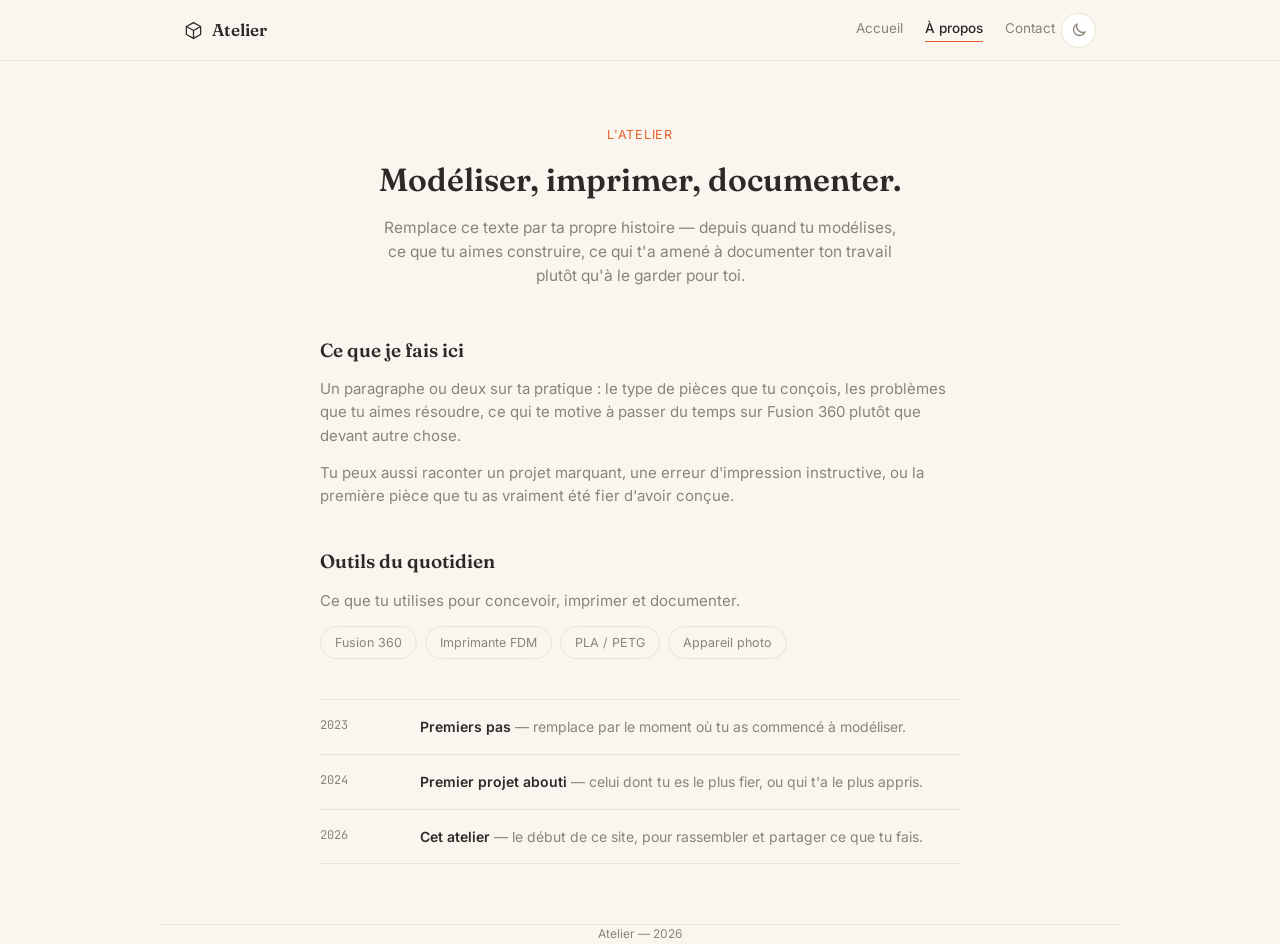
<file: apropos.html>
<!DOCTYPE html>
<html lang="fr">
<head>
<meta charset="UTF-8">
<meta name="viewport" content="width=device-width, initial-scale=1.0">
<meta name="description" content="À propos de l'atelier — modélisation 3D, impression et photo.">
<script>(function(){try{var t=localStorage.getItem('theme')||(matchMedia('(prefers-color-scheme: dark)').matches?'dark':'light');document.documentElement.setAttribute('data-theme',t);}catch(e){}})();</script>
<link rel="icon" href="data:image/svg+xml,%3Csvg xmlns='http://www.w3.org/2000/svg' viewBox='0 0 24 24'%3E%3Cpath fill='none' stroke='%232B2A26' stroke-width='1.8' d='M12 2 L21 7 L21 17 L12 22 L3 17 L3 7 Z M12 22 L12 12 M12 12 L21 7 M12 12 L3 7'/%3E%3C/svg%3E">
<title>À propos — Atelier</title>
<link rel="preconnect" href="https://fonts.googleapis.com">
<link rel="preconnect" href="https://fonts.gstatic.com" crossorigin>
<link href="https://fonts.googleapis.com/css2?family=Fraunces:opsz,wght@9..144,500;9..144,600&family=Inter:wght@400;500;600&family=JetBrains+Mono:wght@400;500&display=swap" rel="stylesheet">
<link rel="stylesheet" href="styles.css?v=3">
<script src="theme.js?v=3" defer></script>
</head>
<body>

<header>
  <div class="wrap nav-row">
    <a href="index.html" class="logo">
      <svg viewBox="0 0 24 24"><path d="M12 2 L21 7 L21 17 L12 22 L3 17 L3 7 Z"/><path d="M12 22 L12 12 M12 12 L21 7 M12 12 L3 7"/></svg>
      <span>Atelier</span>
    </a>
    <div style="display:flex; align-items:center;">
      <div class="nav-links">
        <a href="index.html">Accueil</a>
        <a href="apropos.html" class="active">À propos</a>
        <a href="contact.html">Contact</a>
      </div>
      <button class="icon-btn" id="theme-toggle" title="Changer de thème" aria-label="Changer de thème">
        <svg class="icon" id="theme-icon" viewBox="0 0 24 24"></svg>
      </button>
    </div>
  </div>
</header>

<main>
  <section class="page-hero wrap">
    <p class="eyebrow">L'atelier</p>
    <h1>Modéliser, imprimer, documenter.</h1>
    <p class="lede">Remplace ce texte par ta propre histoire — depuis quand tu modélises, ce que tu aimes construire, ce qui t'a amené à documenter ton travail plutôt qu'à le garder pour toi.</p>
  </section>

  <section class="wrap">
    <div class="about-block">
      <h2>Ce que je fais ici</h2>
      <p>Un paragraphe ou deux sur ta pratique : le type de pièces que tu conçois, les problèmes que tu aimes résoudre, ce qui te motive à passer du temps sur Fusion 360 plutôt que devant autre chose.</p>
      <p>Tu peux aussi raconter un projet marquant, une erreur d'impression instructive, ou la première pièce que tu as vraiment été fier d'avoir conçue.</p>
    </div>

    <div class="about-block">
      <h2>Outils du quotidien</h2>
      <p>Ce que tu utilises pour concevoir, imprimer et documenter.</p>
      <div class="tool-pills">
        <span>Fusion 360</span>
        <span>Imprimante FDM</span>
        <span>PLA / PETG</span>
        <span>Appareil photo</span>
      </div>
    </div>
  </section>

  <div class="timeline">
    <div class="timeline-row">
      <div class="t-date mono">2023</div>
      <div class="t-text"><strong>Premiers pas</strong> — remplace par le moment où tu as commencé à modéliser.</div>
    </div>
    <div class="timeline-row">
      <div class="t-date mono">2024</div>
      <div class="t-text"><strong>Premier projet abouti</strong> — celui dont tu es le plus fier, ou qui t'a le plus appris.</div>
    </div>
    <div class="timeline-row">
      <div class="t-date mono">2026</div>
      <div class="t-text"><strong>Cet atelier</strong> — le début de ce site, pour rassembler et partager ce que tu fais.</div>
    </div>
  </div>

  <footer class="wrap"><p>Atelier — 2026</p></footer>
</main>

</body>
</html>
</file>
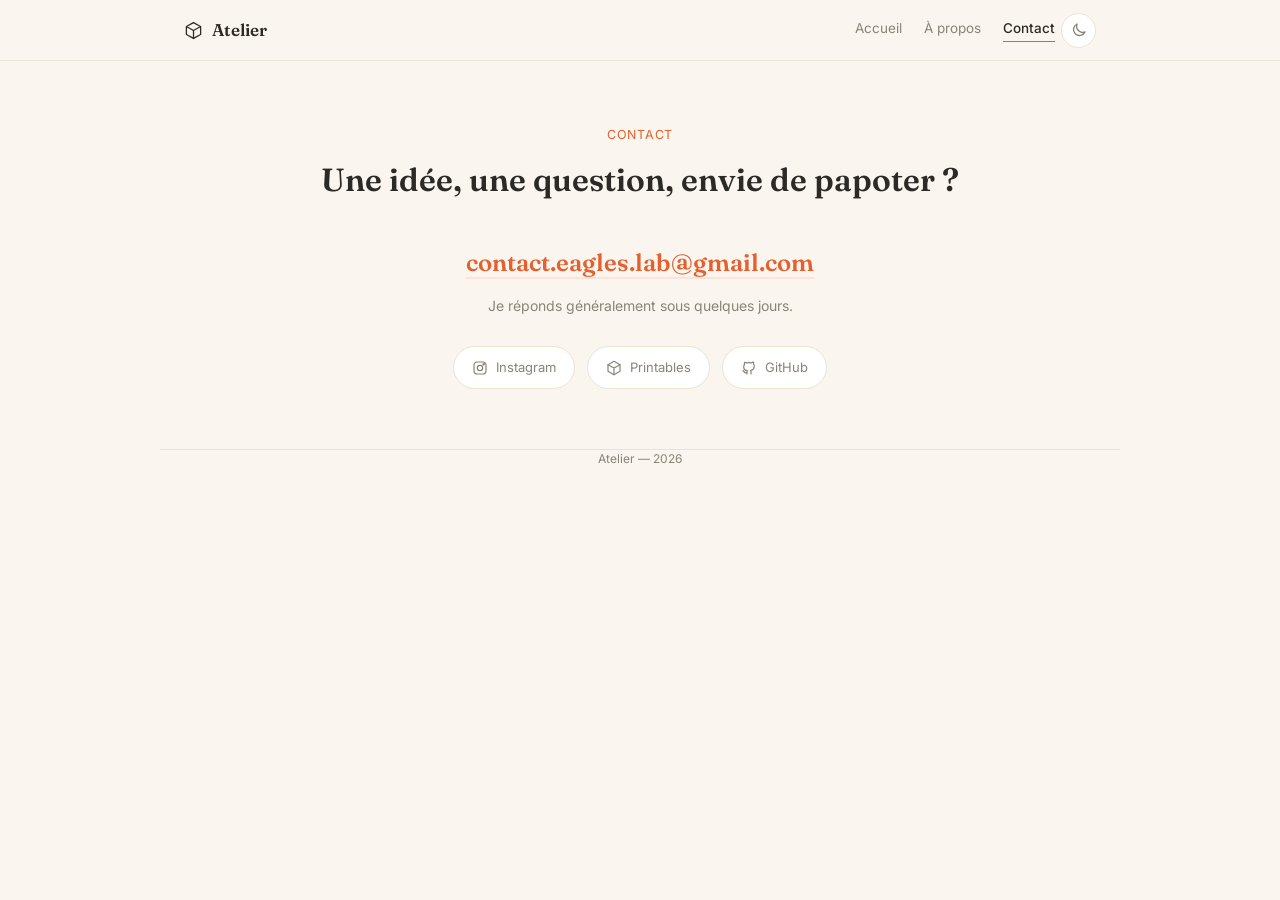
<file: contact.html>
<!DOCTYPE html>
<html lang="fr">
<head>
<meta charset="UTF-8">
<meta name="viewport" content="width=device-width, initial-scale=1.0">
<meta name="description" content="Contacter l'atelier.">
<script>(function(){try{var t=localStorage.getItem('theme')||(matchMedia('(prefers-color-scheme: dark)').matches?'dark':'light');document.documentElement.setAttribute('data-theme',t);}catch(e){}})();</script>
<link rel="icon" href="data:image/svg+xml,%3Csvg xmlns='http://www.w3.org/2000/svg' viewBox='0 0 24 24'%3E%3Cpath fill='none' stroke='%232B2A26' stroke-width='1.8' d='M12 2 L21 7 L21 17 L12 22 L3 17 L3 7 Z M12 22 L12 12 M12 12 L21 7 M12 12 L3 7'/%3E%3C/svg%3E">
<title>Contact — Atelier</title>
<link rel="preconnect" href="https://fonts.googleapis.com">
<link rel="preconnect" href="https://fonts.gstatic.com" crossorigin>
<link href="https://fonts.googleapis.com/css2?family=Fraunces:opsz,wght@9..144,500;9..144,600&family=Inter:wght@400;500;600&family=JetBrains+Mono:wght@400;500&display=swap" rel="stylesheet">
<link rel="stylesheet" href="styles.css?v=3">
<script src="theme.js?v=3" defer></script>
</head>
<body>

<header>
  <div class="wrap nav-row">
    <a href="index.html" class="logo">
      <svg viewBox="0 0 24 24"><path d="M12 2 L21 7 L21 17 L12 22 L3 17 L3 7 Z"/><path d="M12 22 L12 12 M12 12 L21 7 M12 12 L3 7"/></svg>
      <span>Atelier</span>
    </a>
    <div style="display:flex; align-items:center;">
      <div class="nav-links">
        <a href="index.html">Accueil</a>
        <a href="apropos.html">À propos</a>
        <a href="contact.html" class="active">Contact</a>
      </div>
      <button class="icon-btn" id="theme-toggle" title="Changer de thème" aria-label="Changer de thème">
        <svg class="icon" id="theme-icon" viewBox="0 0 24 24"></svg>
      </button>
    </div>
  </div>
</header>

<main>
  <section class="page-hero wrap">
    <p class="eyebrow">Contact</p>
    <h1>Une idée, une question, envie de papoter ?</h1>
  </section>

  <section class="wrap contact-hero">
    <a class="mail" href="mailto:contact.eagles.lab@gmail.com">contact.eagles.lab@gmail.com</a>
    <p>Je réponds généralement sous quelques jours.</p>

    <div class="social-row">
      <a href="#"><svg class="icon" viewBox="0 0 24 24"><rect x="3" y="3" width="18" height="18" rx="5"/><circle cx="12" cy="12" r="4"/><circle cx="17.5" cy="6.5" r="1"/></svg>Instagram</a>
      <a href="#"><svg class="icon" viewBox="0 0 24 24"><path d="M12 2 L21 7 L21 17 L12 22 L3 17 L3 7 Z"/><path d="M12 22 L12 12 M12 12 L21 7 M12 12 L3 7"/></svg>Printables</a>
      <a href="#"><svg class="icon" viewBox="0 0 24 24"><path d="M9 19c-4.3 1.4-4.3-2.5-6-3m12 5v-3.5c0-1 .1-1.4-.5-2 2.8-.3 5.5-1.4 5.5-6a4.6 4.6 0 0 0-1.3-3.2 4.2 4.2 0 0 0-.1-3.2s-1.1-.3-3.5 1.3a12.3 12.3 0 0 0-6.2 0C6.5 3.3 5.4 3.6 5.4 3.6a4.2 4.2 0 0 0-.1 3.2A4.6 4.6 0 0 0 4 10c0 4.6 2.7 5.7 5.5 6-.6.6-.6 1.2-.5 2V21"/></svg>GitHub</a>
    </div>
  </section>

  <footer class="wrap"><p>Atelier — 2026</p></footer>
</main>

</body>
</html>
</file>
<file: styles.css>
:root{
  --paper:#FAF6EF; --card:#FFFFFF; --ink:#2B2A26; --ink-soft:#8A8377;
  --line:#EAE3D4; --accent:#E4602E; --accent-soft:#FBE3D6; --accent-ink:#9A3E17;
  --ink-faint:#B7AFA0; --line-strong:#DCD3BF; --surface-strong:#2B2A26;
  --radius:14px; --maxw:960px; --green:#1B7A3D; --red:#C0392B;
  color-scheme:light;
}
:root[data-theme="dark"]{
  --paper:#1E1C18; --card:#28251F; --ink:#F1ECE1; --ink-soft:#A79E8D;
  --line:#3B362D; --accent:#F0713C; --accent-soft:#3E2A1C; --accent-ink:#FFB899;
  --ink-faint:#726B5B; --line-strong:#4A443A; --surface-strong:#F1ECE1;
  color-scheme:dark;
}
:root[data-theme="dark"] .icon-btn.filled{ color:#1E1C18; }
*{box-sizing:border-box; margin:0; padding:0;}
html{scroll-behavior:smooth;}
body{background:var(--paper); color:var(--ink); font-family:'Inter', sans-serif; line-height:1.55; -webkit-font-smoothing:antialiased;}
a{color:inherit;} ::selection{background:var(--accent); color:#fff;}
.wrap{max-width:var(--maxw); margin:0 auto; padding:0 24px;}
.mono{font-family:'JetBrains Mono', monospace;}
button{font-family:inherit;}
svg.icon{width:18px; height:18px; stroke:currentColor; fill:none; stroke-width:1.8; stroke-linecap:round; stroke-linejoin:round;}

/* ---------- top bar ---------- */
header{position:sticky; top:0; z-index:30; background:color-mix(in srgb, var(--paper) 90%, transparent); backdrop-filter:blur(6px); border-bottom:1px solid var(--line);}
.nav-row{display:flex; align-items:center; justify-content:space-between; gap:16px; height:60px;}
.logo{display:flex; align-items:center; gap:9px; text-decoration:none;}
.logo svg{width:19px; height:19px; stroke:var(--ink); fill:none; stroke-width:1.6;}
.logo span{font-family:'Fraunces', serif; font-weight:600; font-size:17px;}
.nav-links{display:flex; align-items:center; gap:22px; margin-right:6px;}
.nav-links a{font-size:13.5px; color:var(--ink-soft); text-decoration:none; padding-bottom:2px; border-bottom:1.5px solid transparent;}
.nav-links a:hover{color:var(--accent);}
.nav-links a.active{color:var(--ink); border-color:var(--accent); font-weight:500;}
.header-actions{display:flex; align-items:center; gap:8px;}
.icon-btn{width:35px; height:35px; border-radius:50%; border:1px solid var(--line); background:var(--card); display:flex; align-items:center; justify-content:center; cursor:pointer; color:var(--ink-soft); transition:.15s; flex-shrink:0;}
.icon-btn:hover{border-color:var(--accent); color:var(--accent);}
.icon-btn.filled{background:var(--surface-strong); border-color:var(--surface-strong); color:#fff;}
.icon-btn.filled:hover{background:var(--accent); border-color:var(--accent); color:#fff;}
@media (max-width:560px){ .nav-links a{display:none;} }

/* ---------- hero (accueil + pages) ---------- */
.hero{padding:64px 0 40px; text-align:center;}
h1{font-family:'Fraunces', serif; font-weight:600; font-size:clamp(24px,3.6vw,32px); line-height:1.35; max-width:32ch; margin:0 auto 30px; color:var(--ink);}
.page-hero{padding:64px 0 8px; text-align:center;}
.page-hero .eyebrow{font-size:12.5px; letter-spacing:.06em; text-transform:uppercase; color:var(--accent); margin-bottom:14px;}
.page-hero h1{margin-bottom:14px;}
.page-hero p.lede{color:var(--ink-soft); font-size:15.5px; max-width:52ch; margin:0 auto; padding-bottom:40px;}

.search-box{max-width:540px; margin:0 auto;}
.search-field{display:flex; align-items:center; gap:10px; background:var(--card); border:1.5px solid var(--ink); border-radius:999px; padding:6px 8px 6px 20px; box-shadow:0 2px 0 var(--line);}
.search-field svg{stroke:var(--ink-soft); flex-shrink:0;}
.search-field input{flex:1; border:none; background:none; outline:none; font-family:'Inter',sans-serif; font-size:15px; color:var(--ink); padding:13px 0;}
.search-field input::placeholder{color:var(--ink-faint);}
.search-field button.go{font-weight:600; font-size:14px; background:var(--accent); color:#fff; border:none; border-radius:999px; padding:12px 20px; cursor:pointer; transition:.15s; white-space:nowrap;}
.search-field button.go:hover{filter:brightness(1.06);}
.kbd-hint{font-size:11.5px; color:var(--ink-faint); margin-top:12px;}
.kbd-hint kbd{border:1px solid var(--line); border-radius:4px; padding:1px 6px; font-family:'JetBrains Mono',monospace;}
.code-link{font-size:12.5px; color:var(--ink-soft); background:none; border:none; cursor:pointer; margin-top:10px; text-decoration:underline; text-underline-offset:2px;}
.code-link:hover{color:var(--accent);}
.access-banner{max-width:540px; margin:16px auto 0; background:var(--accent-soft); border-radius:10px; padding:10px 16px; font-size:12.5px; color:var(--accent-ink); display:none; align-items:center; justify-content:space-between; gap:10px;}
.access-banner.show{display:flex;}
.access-banner button{background:none; border:none; color:var(--accent-ink); text-decoration:underline; cursor:pointer; font-size:12px;}

.filter-row{display:flex; gap:18px; justify-content:center; flex-wrap:wrap; margin-top:22px;}
.filter-row button{background:none; border:none; font-size:13px; color:var(--ink-soft); cursor:pointer; padding-bottom:2px; border-bottom:1.5px solid transparent;}
.filter-row button:hover, .filter-row button.active{color:var(--ink); border-color:var(--accent);}

section{padding:32px 0;}
.results-head{display:flex; align-items:center; justify-content:space-between; gap:16px; margin-bottom:22px; flex-wrap:wrap;}
.results-head h2{font-family:'Fraunces', serif; font-weight:600; font-size:18px; color:var(--ink-soft);}
.reset-link{font-size:13px; color:var(--accent); text-decoration:none; background:none; border:none; cursor:pointer;}
.status-line, .empty-line{font-size:13.5px; color:var(--ink-soft); text-align:center; padding:24px 0; display:none;}
.status-line.show, .empty-line.show{display:block;}
.status-line .dots::after{content:''; animation:dots 1.2s steps(4,end) infinite;}
@keyframes dots{0%{content:'';} 25%{content:'.';} 50%{content:'..';} 75%{content:'...';} 100%{content:'';}}

/* ---------- cartes projet (public) ---------- */
.grid{display:grid; grid-template-columns:repeat(2, 1fr); gap:18px;}
.card{position:relative; background:var(--card); border:1px solid var(--line); border-radius:var(--radius); overflow:hidden; opacity:0; transform:translateY(8px); animation:cardIn .4s ease forwards; transition:box-shadow .2s, border-color .2s;}
@keyframes cardIn{to{opacity:1; transform:translateY(0);}}
.card:hover{box-shadow:0 6px 18px rgba(43,42,38,0.07); border-color:var(--line-strong);}
.card-visual{aspect-ratio:16/10; background:var(--accent-soft); display:flex; align-items:center; justify-content:center; position:relative;}
.card-visual img{width:100%; height:100%; object-fit:cover;}
.card-visual svg{width:30%; height:30%; stroke:var(--accent-ink); stroke-width:1.3;}
.card-badge{position:absolute; top:10px; left:10px; display:flex; align-items:center; gap:4px; font-size:10.5px; background:rgba(255,255,255,0.92); color:#9A3E17; padding:4px 9px; border-radius:999px;}
.card-badge svg{width:11px; height:11px;}
.card-body{padding:16px 18px 18px;}
.card-body h3{font-family:'Fraunces', serif; font-weight:600; font-size:16px; margin-bottom:4px;}
.card-cat{font-size:11px; color:var(--ink-soft); text-transform:uppercase; letter-spacing:.04em;}
.card p.desc{font-size:13.5px; color:var(--ink-soft); margin:8px 0 12px;}
.card-tags{display:flex; flex-wrap:wrap; gap:6px; margin-bottom:10px;}
.card-tags .tag{font-size:11px; color:var(--ink-soft); border:1px solid var(--line); border-radius:999px; padding:3px 10px; cursor:pointer; background:none;}
.card-tags .tag:hover{border-color:var(--accent); color:var(--accent);}
.card .detail{font-size:11.5px; color:var(--ink-faint);}

/* ---------- page à propos ---------- */
.about-block{max-width:640px; margin:0 auto 40px;}
.about-block h2{font-family:'Fraunces', serif; font-weight:600; font-size:19px; margin-bottom:12px;}
.about-block p{color:var(--ink-soft); font-size:15px; margin-bottom:14px;}
.tool-pills{display:flex; flex-wrap:wrap; gap:8px; margin-top:6px;}
.tool-pills span{font-size:12.5px; border:1px solid var(--line); border-radius:999px; padding:6px 14px; color:var(--ink-soft);}
.timeline{max-width:640px; margin:0 auto 60px; border-top:1px solid var(--line);}
.timeline-row{display:flex; gap:20px; padding:16px 0; border-bottom:1px solid var(--line);}
.timeline-row .t-date{width:80px; flex-shrink:0; font-family:'JetBrains Mono',monospace; font-size:12px; color:var(--ink-soft);}
.timeline-row .t-text{font-size:14px; color:var(--ink-soft);}
.timeline-row .t-text strong{color:var(--ink); font-weight:600;}

/* ---------- page contact ---------- */
.contact-hero{text-align:center; padding:20px 0 60px;}
.contact-hero a.mail{font-family:'Fraunces', serif; font-weight:600; font-size:24px; color:var(--accent); text-decoration:none; border-bottom:2px solid var(--accent-soft);}
.contact-hero p{color:var(--ink-soft); margin:14px 0 30px; font-size:14px;}
.social-row{display:flex; gap:12px; justify-content:center; flex-wrap:wrap;}
.social-row a{display:flex; align-items:center; gap:8px; border:1px solid var(--line); border-radius:999px; padding:10px 18px; font-size:13px; text-decoration:none; color:var(--ink-soft); background:var(--card); transition:.15s;}
.social-row a:hover{border-color:var(--accent); color:var(--accent);}
.social-row svg{width:16px; height:16px;}

#contact p{color:var(--ink-soft); margin-bottom:12px;}
#contact a.mail{font-family:'Fraunces', serif; font-weight:600; font-size:18px; color:var(--accent); text-decoration:none; border-bottom:2px solid var(--accent-soft);}
footer{border-top:1px solid var(--line); padding:22px 0; text-align:center;}
footer p{font-size:12px; color:var(--ink-soft);}

/* ---------- petits modals (connexion / code / confirmation) ---------- */
.overlay{position:fixed; inset:0; background:rgba(43,42,38,0.4); display:none; align-items:flex-start; justify-content:center; padding:56px 16px; z-index:60; overflow-y:auto;}
.overlay.open{display:flex;}
.modal{background:var(--card); border-radius:16px; max-width:420px; width:100%; padding:28px 26px; margin-bottom:40px;}
.modal-head{display:flex; align-items:center; justify-content:space-between; margin-bottom:6px;}
.modal h3{font-family:'Fraunces', serif; font-size:18px;}
.modal .sub{font-size:12.5px; color:var(--ink-soft); margin-bottom:20px;}
.field{margin-bottom:13px;}
.field label{display:block; font-size:12.5px; color:var(--ink-soft); margin-bottom:5px;}
.field input, .field textarea, .field select{width:100%; border:1px solid var(--line); border-radius:8px; padding:10px 12px; font-family:'Inter',sans-serif; font-size:14px; background:var(--paper); outline:none;}
.field input:focus, .field textarea:focus{border-color:var(--accent);}
.field textarea{resize:vertical; min-height:56px;}
.field-row{display:grid; grid-template-columns:1fr 1fr; gap:12px;}
.modal-actions{display:flex; gap:10px; margin-top:18px; flex-wrap:wrap; align-items:center;}
.btn-primary{background:var(--accent); color:#fff; border:none; border-radius:8px; padding:11px 18px; font-size:13.5px; font-weight:600; cursor:pointer;}
.btn-primary:disabled{opacity:.6; cursor:default;}
.btn-ghost{background:none; border:1px solid var(--line); border-radius:8px; padding:11px 18px; font-size:13.5px; cursor:pointer; color:var(--ink);}
.btn-danger{background:none; border:1px solid #E4602E44; color:var(--accent); border-radius:8px; padding:11px 14px; font-size:13.5px; cursor:pointer;}
.form-error{font-size:12.5px; color:var(--red); margin-top:8px; display:none;}
.form-error.show{display:block;}
.close-x{background:none; border:none; cursor:pointer; color:var(--ink-soft); padding:4px;}

/* ---------- PANEL D'ADMINISTRATION ---------- */
#admin-panel{position:fixed; inset:0; background:var(--paper); z-index:100; display:none; flex-direction:column;}
#admin-panel.open{display:flex;}
.admin-topbar{display:flex; align-items:center; justify-content:space-between; padding:16px 28px; border-bottom:1px solid var(--line); background:var(--card); flex-shrink:0;}
.admin-topbar h2{font-family:'Fraunces', serif; font-size:19px;}
.admin-body{flex:1; overflow-y:auto; padding:28px;}
.admin-view{display:none; max-width:1180px; margin:0 auto;}
.admin-view.active{display:block;}

.dash-stats{display:flex; gap:10px; flex-wrap:wrap; margin-bottom:24px;}
.stat{background:var(--card); border:1px solid var(--line); border-radius:10px; padding:14px 20px; text-align:center; min-width:90px;}
.stat .num{font-family:'Fraunces', serif; font-weight:600; font-size:22px;}
.stat .lbl{font-size:11px; color:var(--ink-soft); text-transform:uppercase; letter-spacing:.03em;}

.proj-toolbar{display:flex; align-items:center; justify-content:space-between; gap:12px; margin-bottom:18px; flex-wrap:wrap;}
.proj-toolbar input{border:1px solid var(--line); border-radius:8px; padding:9px 14px; font-size:13.5px; background:var(--card); outline:none; width:240px; max-width:100%;}

.proj-grid{display:grid; grid-template-columns:repeat(auto-fill, minmax(170px,1fr)); gap:16px;}
.proj-card{border:1px solid var(--line); border-radius:12px; overflow:hidden; cursor:pointer; background:var(--card); transition:.15s; text-align:left;}
.proj-card:hover{box-shadow:0 6px 16px rgba(43,42,38,0.08); border-color:var(--line-strong);}
.proj-card.active{outline:2px solid var(--accent); outline-offset:-1px;}
.proj-card .pc-thumb{aspect-ratio:4/3; background:var(--accent-soft); display:flex; align-items:center; justify-content:center; position:relative;}
.proj-card .pc-thumb img{width:100%; height:100%; object-fit:cover;}
.proj-card .pc-thumb svg{width:26%; height:26%; stroke:var(--accent-ink); stroke-width:1.3;}
.proj-card .pc-badge{position:absolute; top:8px; left:8px; font-size:9px; background:rgba(255,255,255,0.92); padding:2px 7px; border-radius:999px; color:#9A3E17;}
.proj-card .pc-info{padding:10px 12px;}
.proj-card .pc-title{font-size:12.5px; font-weight:500; white-space:nowrap; overflow:hidden; text-overflow:ellipsis;}
.proj-card .pc-cat{font-size:10.5px; color:var(--ink-soft); margin-top:2px;}
.proj-card.add-new{display:flex; align-items:center; justify-content:center; flex-direction:column; gap:8px; aspect-ratio:auto; min-height:100%; border-style:dashed; color:var(--ink-soft);}
.proj-card.add-new:hover{color:var(--accent); border-color:var(--accent);}
.proj-card.add-new svg{width:22px; height:22px;}
.proj-card.add-new span{font-size:12px;}
.proj-grid-empty{grid-column:1/-1; text-align:center; color:var(--ink-soft); font-size:13px; padding:30px 0;}

/* slide-over panel d'édition */
#proj-panel-backdrop{position:fixed; inset:0; background:rgba(43,42,38,0.32); z-index:105; display:none;}
#proj-panel-backdrop.open{display:block;}
#proj-panel{position:fixed; top:0; right:0; height:100%; width:440px; max-width:94vw; background:var(--card); box-shadow:-10px 0 30px rgba(0,0,0,0.14); transform:translateX(100%); transition:transform .25s ease; z-index:110; display:flex; flex-direction:column;}
#proj-panel.open{transform:translateX(0);}
.pp-head{display:flex; align-items:center; justify-content:space-between; padding:20px 24px; border-bottom:1px solid var(--line); flex-shrink:0;}
.pp-head h3{font-family:'Fraunces', serif; font-size:17px;}
.pp-body{flex:1; overflow-y:auto; padding:22px 24px;}
.pp-foot{padding:16px 24px; border-top:1px solid var(--line); display:flex; gap:10px; flex-wrap:wrap; flex-shrink:0;}

.visibility-choice{display:flex; gap:10px;}
.vis-opt{flex:1; border:1px solid var(--line); border-radius:8px; padding:10px 12px; cursor:pointer; text-align:center; font-size:13px; color:var(--ink-soft);}
.vis-opt.active{border-color:var(--accent); background:var(--accent-soft); color:var(--accent-ink); font-weight:600;}
.vis-opt input{display:none;}

.dropzone{border:2px dashed var(--line); border-radius:12px; padding:22px; text-align:center; cursor:pointer; color:var(--ink-soft); font-size:12.5px; transition:.15s;}
.dropzone.drag{border-color:var(--accent); background:var(--accent-soft); color:var(--accent);}
.dropzone img{max-width:100%; max-height:180px; border-radius:8px; margin-bottom:8px; display:block; margin-left:auto; margin-right:auto;}
.dropzone .dz-icon{margin-bottom:8px;}
.dropzone .dz-remove{display:inline-block; margin-top:6px; font-size:12px; color:var(--accent); text-decoration:underline;}

.access-form{background:var(--card); border:1px solid var(--line); border-radius:12px; padding:24px; margin-bottom:24px;}
.scope-list{max-height:180px; overflow-y:auto; border:1px solid var(--line); border-radius:8px; padding:10px; margin-top:8px;}
.scope-list label{display:flex; align-items:center; gap:8px; font-size:13px; padding:5px 0; cursor:pointer;}
.codes-table{width:100%; border-collapse:collapse;}
.codes-table th{text-align:left; font-size:11px; text-transform:uppercase; color:var(--ink-soft); padding:8px 10px; border-bottom:1px solid var(--line);}
.codes-table td{padding:10px; border-bottom:1px solid var(--line); font-size:13px;}
.code-pill{font-family:'JetBrains Mono',monospace; background:var(--accent-soft); color:var(--accent-ink); padding:3px 9px; border-radius:6px; font-size:12.5px;}
.codes-table button{background:none; border:1px solid var(--line); border-radius:6px; padding:5px 10px; font-size:12px; cursor:pointer; color:var(--ink-soft);}
.codes-table button:hover{border-color:var(--accent); color:var(--accent);}

#toast-stack{position:fixed; bottom:20px; right:20px; z-index:120; display:flex; flex-direction:column; gap:8px;}
.toast{background:#2B2A26; color:#fff; font-size:13px; padding:11px 16px; border-radius:8px; box-shadow:0 6px 20px rgba(0,0,0,0.18); opacity:0; transform:translateY(8px); animation:toastIn .25s ease forwards;}
.toast.err{background:var(--red);}
.toast.ok{background:var(--green);}
@keyframes toastIn{to{opacity:1; transform:translateY(0);}}

@media (max-width: 620px){
  .grid{grid-template-columns:1fr;}
  .search-field{flex-wrap:wrap; padding:14px; border-radius:18px;}
  .search-field input{width:100%; padding:6px 0;}
  .search-field button.go{width:100%;}
  .field-row{grid-template-columns:1fr;}
  .admin-body{padding:18px;}
  .admin-topbar{padding-left:18px; padding-right:18px;}
  #proj-panel{width:100vw; max-width:100vw;}
}

/* ---------- barre de filtres (accueil) ---------- */
.filter-bar{display:flex; flex-wrap:wrap; gap:12px; align-items:center; justify-content:center; margin-top:8px;}
.filter-bar select{border:1px solid var(--line); border-radius:8px; padding:8px 12px; font-size:13px; background:var(--card); color:var(--ink); outline:none; cursor:pointer;}
.access-toggle{display:flex; gap:2px; background:var(--card); border:1px solid var(--line); border-radius:999px; padding:3px;}
.access-toggle button{background:none; border:none; font-size:12px; padding:6px 12px; border-radius:999px; color:var(--ink-soft); cursor:pointer;}
.access-toggle button.active{background:var(--accent); color:#fff;}

/* ---------- cartes cliquables + stats ---------- */
.card{cursor:pointer;}
.card-stats{display:flex; gap:14px; margin-top:2px; font-size:11.5px; color:var(--ink-soft);}
.card-stats span{display:flex; align-items:center; gap:4px;}
.card-stats svg{width:13px; height:13px; stroke:currentColor;}

/* ---------- vue détail ---------- */
.detail-visual{aspect-ratio:16/9; border-radius:12px; overflow:hidden; background:var(--accent-soft); display:flex; align-items:center; justify-content:center; margin-bottom:18px;}
.detail-visual img{width:100%; height:100%; object-fit:cover;}
.detail-visual svg{width:22%; height:22%; stroke:var(--accent-ink);}
.detail-meta{display:flex; align-items:center; gap:10px; margin-bottom:8px; flex-wrap:wrap;}
.detail-cat{font-size:11.5px; color:var(--ink-soft); text-transform:uppercase; letter-spacing:.04em;}
#d-title{font-family:'Fraunces',serif; font-weight:600; font-size:22px;}
.detail-desc{color:var(--ink-soft); font-size:14.5px; margin:14px 0;}
.detail-tags{display:flex; flex-wrap:wrap; gap:6px; margin-bottom:6px;}
.like-row{display:flex; align-items:center; gap:14px; margin:18px 0;}
.like-btn{display:flex; align-items:center; gap:8px; border:1px solid var(--line); border-radius:999px; padding:9px 18px; background:var(--card); cursor:pointer; font-size:13.5px; color:var(--ink); transition:.15s;}
.like-btn svg{width:17px; height:17px; stroke:var(--accent); fill:none; transition:.15s;}
.like-btn.liked{background:var(--accent-soft); border-color:var(--accent);}
.like-btn.liked svg{fill:var(--accent);}
.detail-divider{border-top:1px solid var(--line); margin:22px 0;}
.comment-form{display:flex; flex-direction:column; gap:10px; margin-bottom:20px;}
.comment-form input, .comment-form textarea{border:1px solid var(--line); border-radius:8px; padding:10px 12px; font-size:13.5px; background:var(--paper); outline:none; font-family:'Inter',sans-serif;}
.comment-form textarea{min-height:70px; resize:vertical;}
.comment-item{padding:14px 0; border-bottom:1px solid var(--line);}
.comment-item:last-child{border-bottom:none;}
.comment-head{display:flex; align-items:center; justify-content:space-between; margin-bottom:4px; gap:10px;}
.comment-author{font-weight:600; font-size:13.5px;}
.comment-date{font-size:11px; color:var(--ink-faint); white-space:nowrap;}
.comment-text{font-size:13.5px; color:var(--ink-soft);}
.comment-del{background:none; border:none; color:var(--ink-faint); cursor:pointer; font-size:11px; flex-shrink:0;}
.comment-del:hover{color:var(--red);}
.comments-empty{font-size:13px; color:var(--ink-soft); padding:6px 0 14px;}

/* ---------- vrai menu de filtre (accueil) ---------- */
.filters-toolbar{display:flex; align-items:center; justify-content:center; gap:10px; margin-top:22px; position:relative; flex-wrap:wrap;}
.filter-toggle-btn{
  display:flex; align-items:center; gap:8px; background:var(--card); border:1px solid var(--line); border-radius:999px;
  padding:10px 18px; font-size:13px; color:var(--ink); cursor:pointer; transition:.15s;
}
.filter-toggle-btn:hover{border-color:var(--accent); color:var(--accent);}
.filter-toggle-btn svg{width:15px; height:15px; stroke:currentColor;}
.filter-count{background:var(--accent); color:#fff; font-size:10.5px; border-radius:999px; padding:1px 7px; font-family:'JetBrains Mono',monospace;}

.filter-panel{
  position:absolute; top:calc(100% + 10px); left:50%; transform:translateX(-50%);
  background:var(--card); border:1px solid var(--line); border-radius:14px; box-shadow:0 12px 32px rgba(0,0,0,0.14);
  width:340px; max-width:92vw; padding:20px; z-index:40; display:none; text-align:left;
}
.filter-panel.open{display:block;}
.filter-section{margin-bottom:18px;}
.filter-section:last-child{margin-bottom:0;}
.filter-section h4{font-size:11px; text-transform:uppercase; letter-spacing:.05em; color:var(--ink-soft); margin-bottom:10px;}
.filter-options{display:flex; flex-wrap:wrap; gap:8px;}
.filter-chip{
  font-size:12.5px; border:1px solid var(--line); border-radius:999px; padding:6px 13px; background:var(--paper);
  color:var(--ink-soft); cursor:pointer; transition:.15s;
}
.filter-chip:hover{border-color:var(--accent);}
.filter-chip.active{background:var(--accent); border-color:var(--accent); color:#fff; font-weight:500;}
.filter-radio-list{display:flex; flex-direction:column; gap:2px;}
.filter-radio-list label{display:flex; align-items:center; gap:9px; font-size:13px; padding:7px 6px; border-radius:8px; cursor:pointer; color:var(--ink);}
.filter-radio-list label:hover{background:var(--paper);}
.filter-radio-list input{accent-color:var(--accent);}
.filter-panel-foot{display:flex; justify-content:space-between; align-items:center; margin-top:18px; padding-top:16px; border-top:1px solid var(--line);}
.filter-panel-foot button{font-size:12.5px; background:none; border:none; cursor:pointer;}
#filter-reset-all{color:var(--ink-soft);}
#filter-reset-all:hover{color:var(--red);}
#filter-apply{color:var(--accent); font-weight:600;}

.active-chips{display:flex; flex-wrap:wrap; gap:8px; justify-content:center; margin-top:16px;}
.active-chip{
  display:flex; align-items:center; gap:6px; background:var(--accent-soft); color:var(--accent-ink);
  border-radius:999px; padding:5px 8px 5px 13px; font-size:12px;
}
.active-chip button{background:none; border:none; color:var(--accent-ink); cursor:pointer; display:flex; padding:2px;}
.active-chip svg{width:11px; height:11px;}

/* ---------- panel d'administration en sidebar ---------- */
.admin-shell{flex:1; display:flex; min-height:0;}
.admin-sidebar{width:210px; flex-shrink:0; border-right:1px solid var(--line); background:var(--card); padding:18px 12px; display:flex; flex-direction:column; gap:2px;}
.admin-sidebar button{
  display:flex; align-items:center; gap:10px; text-align:left; background:none; border:none; border-radius:9px;
  padding:11px 12px; font-size:13.5px; color:var(--ink-soft); cursor:pointer; transition:.15s;
}
.admin-sidebar button:hover{background:var(--paper); color:var(--ink);}
.admin-sidebar button.active{background:var(--accent-soft); color:var(--accent-ink); font-weight:600;}
.admin-sidebar button svg{width:16px; height:16px; stroke:currentColor; flex-shrink:0;}
.admin-main{flex:1; overflow-y:auto; padding:28px 32px; min-width:0;}

.mod-table{width:100%; border-collapse:collapse;}
.mod-table th{text-align:left; font-size:11px; text-transform:uppercase; color:var(--ink-soft); padding:8px 10px; border-bottom:1px solid var(--line);}
.mod-table td{padding:10px; border-bottom:1px solid var(--line); font-size:13px; vertical-align:top;}
.mod-table .mt-content{max-width:340px; color:var(--ink-soft);}
.mod-table .mt-proj{font-weight:500; white-space:nowrap;}
.mod-table button{background:none; border:1px solid var(--line); border-radius:6px; padding:5px 10px; font-size:12px; cursor:pointer; color:var(--ink-soft);}
.mod-table button:hover{border-color:var(--red); color:var(--red);}

@media (max-width: 900px){
  .admin-shell{flex-direction:column;}
  .admin-sidebar{width:100%; flex-direction:row; overflow-x:auto; border-right:none; border-bottom:1px solid var(--line); padding:10px 12px;}
  .admin-main{padding:20px;}
}
</file>
